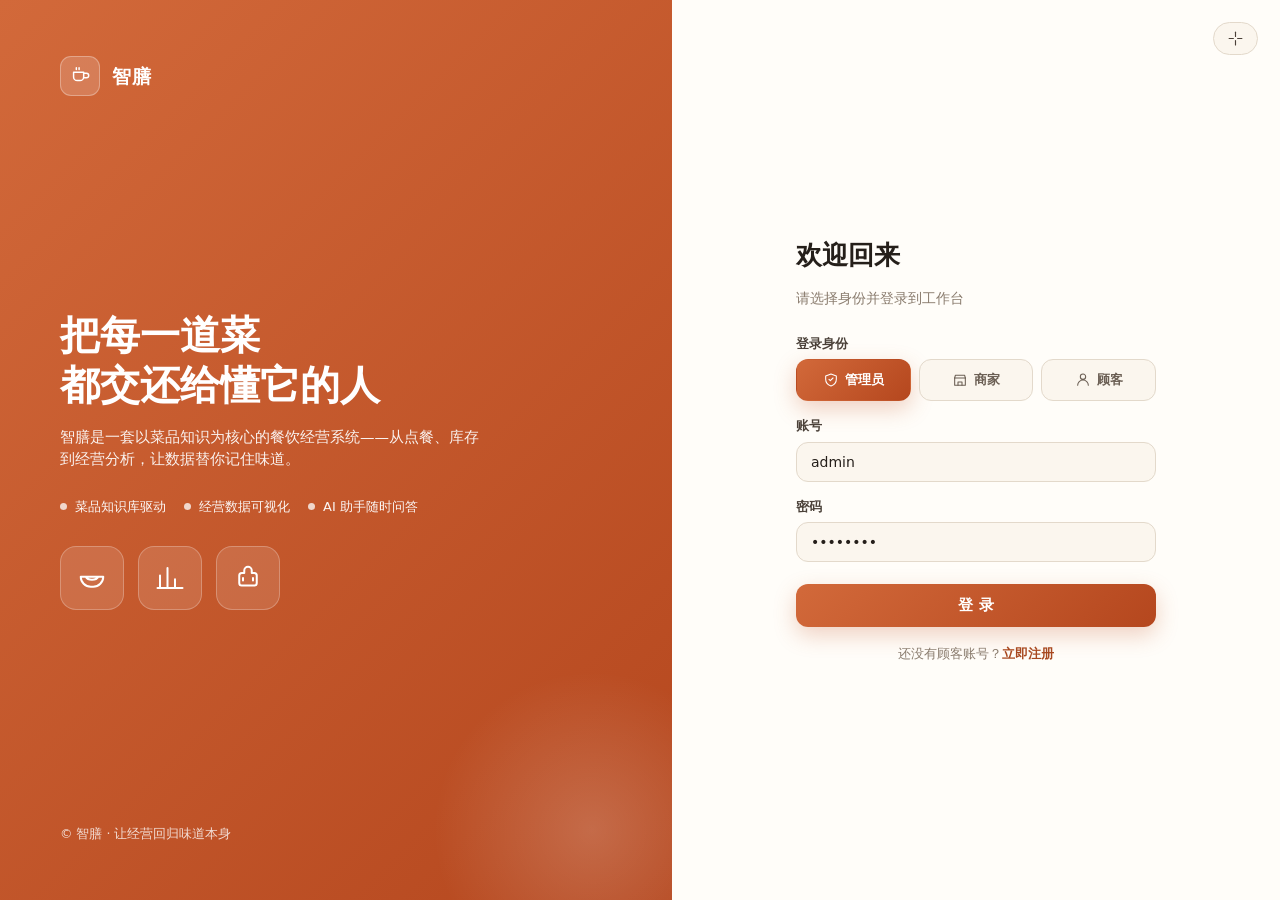
<file: frontend/index.html>
<!DOCTYPE html>
<html lang="zh-CN">
<head>
  <meta charset="UTF-8" />
  <meta name="viewport" content="width=device-width, initial-scale=1.0" />
  <title>智膳 · 餐饮管理后台</title>
  <!-- 防闪烁：在样式应用前就定好主题 -->
  <script>
    (function () {
      try {
        var m = localStorage.getItem('theme_mode') || 'auto';
        var dark = m === 'dark' || (m === 'auto' && window.matchMedia('(prefers-color-scheme: dark)').matches);
        document.documentElement.setAttribute('data-theme', dark ? 'dark' : 'light');
      } catch (e) {}
    })();
  </script>
  <link rel="stylesheet" href="css/app.css" />
  <script src="js/echarts.min.js"></script>
</head>
<body>
  <div class="auth-wrap">
    <aside class="auth-hero">
      <div class="brand">
        <span class="logo">
          <svg width="22" height="22" viewBox="0 0 24 24" fill="none" stroke="currentColor" stroke-width="1.6" stroke-linecap="round" stroke-linejoin="round"><path d="M5 8h11v5a4 4 0 0 1-4 4H9a4 4 0 0 1-4-4V8Zm11 1h3a2 2 0 0 1 0 5h-3M8 3v2M11 3v2"/></svg>
        </span>
        <span>智膳</span>
      </div>

      <div>
        <h1>把每一道菜<br/>都交还给懂它的人</h1>
        <p>智膳是一套以菜品知识为核心的餐饮经营系统——从点餐、库存到经营分析，让数据替你记住味道。</p>
        <div class="feat">
          <div class="f"><span class="dot"></span>菜品知识库驱动</div>
          <div class="f"><span class="dot"></span>经营数据可视化</div>
          <div class="f"><span class="dot"></span>AI 助手随时问答</div>
        </div>
        <div class="auth-deco">
          <div class="d"><svg width="30" height="30" viewBox="0 0 24 24" fill="none" stroke="currentColor" stroke-width="1.6" stroke-linecap="round" stroke-linejoin="round"><path d="M3 11h18a8 8 0 0 1-8 8h-2a8 8 0 0 1-8-8Zm4 0c.8 1.6 2 2.4 5 2.4S16.2 12.6 17 11"/></svg></div>
          <div class="d"><svg width="30" height="30" viewBox="0 0 24 24" fill="none" stroke="currentColor" stroke-width="1.6" stroke-linecap="round" stroke-linejoin="round"><path d="M4 20V10M10 20V4M16 20v-7M22 20H2"/></svg></div>
          <div class="d"><svg width="30" height="30" viewBox="0 0 24 24" fill="none" stroke="currentColor" stroke-width="1.6" stroke-linecap="round" stroke-linejoin="round"><path d="M12 3a3 3 0 0 1 3 3v2h2a2 2 0 0 1 2 2v6a2 2 0 0 1-2 2H7a2 2 0 0 1-2-2v-6a2 2 0 0 1 2-2h2V6a3 3 0 0 1 3-3Zm-4 9v2M16 12v2"/></svg></div>
        </div>
      </div>

      <div class="foot">© 智膳 · 让经营回归味道本身</div>
    </aside>

    <main class="auth-card">
      <button class="theme-toggle" data-theme-toggle aria-label="切换主题"></button>
      <div class="auth-box" id="authBox">
        <!-- 登录 / 注册由 app.js 渲染 -->
      </div>
    </main>
  </div>

  <script type="module" src="js/app.js"></script>
</body>
</html>
</file>
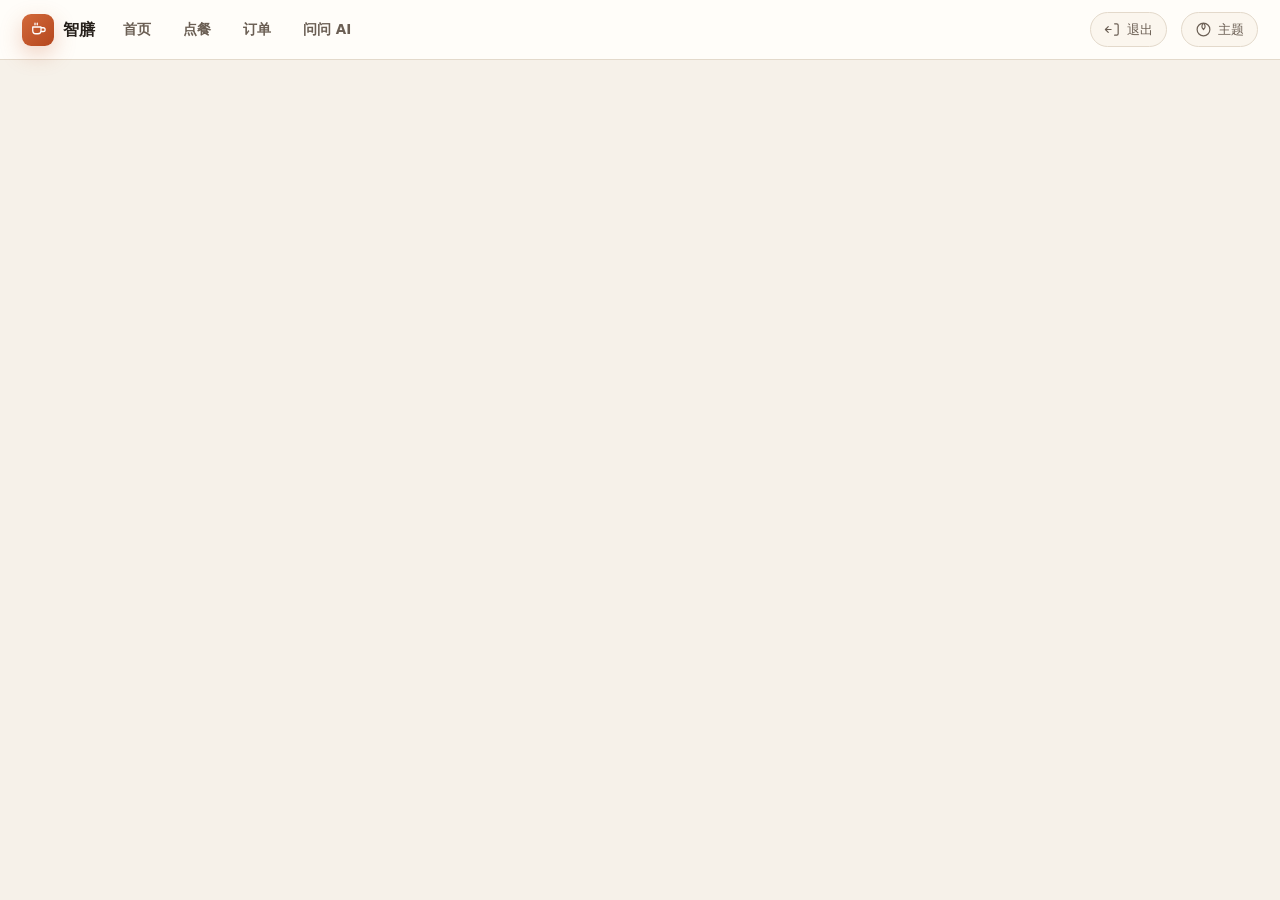
<file: frontend/user.html>
<!DOCTYPE html>
<html lang="zh-CN">
<head>
  <meta charset="UTF-8" />
  <meta name="viewport" content="width=device-width, initial-scale=1.0" />
  <title>智膳 · 在线点餐</title>
  <script>
    (function () {
      try {
        var m = localStorage.getItem('theme_mode') || 'auto';
        var dark = m === 'dark' || (m === 'auto' && window.matchMedia('(prefers-color-scheme: dark)').matches);
        document.documentElement.setAttribute('data-theme', dark ? 'dark' : 'light');
      } catch (e) {}
    })();
  </script>
  <link rel="stylesheet" href="css/app.css" />
</head>
<body>
  <div class="user-shell">
    <header class="user-top">
      <div class="u-brand">
        <span class="logo">
          <svg width="18" height="18" viewBox="0 0 24 24" fill="none" stroke="currentColor" stroke-width="1.7" stroke-linecap="round" stroke-linejoin="round"><path d="M5 8h11v5a4 4 0 0 1-4 4H9a4 4 0 0 1-4-4V8Zm11 1h3a2 2 0 0 1 0 5h-3M8 3v2M11 3v2"/></svg>
        </span>
        <span>智膳</span>
      </div>
      <nav class="u-nav">
        <a class="u-link" id="navDash" href="#/dashboard">首页</a>
        <a class="u-link" id="navMenu" href="#/menu">点餐</a>
        <a class="u-link" id="navOrders" href="#/orders">订单</a>
        <a class="u-link" id="navChat" href="#/chat">问问 AI</a>
      </nav>
      <div class="spacer"></div>
      <span class="u-pill" id="logout" title="退出登录" style="cursor:pointer">
        <svg class="ico" width="16" height="16" viewBox="0 0 24 24" fill="none" stroke="currentColor" stroke-width="1.7" stroke-linecap="round" stroke-linejoin="round"><path d="M15 4h3a2 2 0 0 1 2 2v12a2 2 0 0 1-2 2h-3M10 12H3M6 8l-4 4 4 4"/></svg>
        <span>退出</span>
      </span>
      <div class="u-pill" id="themeBtn" data-theme-toggle>
        <svg class="ico" viewBox="0 0 24 24" fill="none" stroke="currentColor" stroke-width="1.7" stroke-linecap="round" stroke-linejoin="round"><path d="M12 3a9 9 0 1 0 0 18 9 9 0 0 0 0-18Zm0 0c2.5 2.5 3.5 6 0 9-3.5-3-2.5-6.5 0-9Z"/></svg>
        <span class="theme-label">主题</span>
      </div>
    </header>

    <main class="page" id="view"></main>
  </div>

  <!-- 悬浮购物车 -->
  <div class="cart-fab" id="cartFab" style="display:none">
    <svg class="ico" width="18" height="18" viewBox="0 0 24 24" fill="none" stroke="currentColor" stroke-width="1.7" stroke-linecap="round" stroke-linejoin="round"><path d="M3 4h2l2.2 11.2a1.5 1.5 0 0 0 1.5 1.3h8.1a1.5 1.5 0 0 0 1.5-1.2L21 8H6M9 21a1 1 0 1 0 0-2 1 1 0 0 0 0 2Zm9 0a1 1 0 1 0 0-2 1 1 0 0 0 0 2Z"/></svg>
    <span class="badge-count" id="cartCount">0</span>
  </div>

  <script type="module" src="js/user-app.js"></script>
</body>
</html>
</file>
<file: frontend/css/app.css>
/* ============================================================
   智膳 · 设计系统（taste 重制版）
   理念：暖色编辑排版 / 器物感 / 细线分隔 / 单一赤陶品牌色
   去除玻璃拟态与 emoji 图标等 AI 模板痕迹
   ============================================================ */

:root {
  /* 暖色纸感底色 */
  --paper: #f6f1e9;
  --paper-2: #efe7da;
  --surface: #fffdf9;
  --surface-2: #fbf6ee;

  /* 墨色文字层次 */
  --ink-900: #251f1a;
  --ink-800: #332b24;
  --ink-700: #4a4038;
  --ink-600: #6b5f54;
  --ink-500: #8a7c6e;
  --ink-400: #ab9d8e;

  /* 单一赤陶品牌色（餐饮暖调） */
  --brand-300: #e08a5a;
  --brand-500: #c75d33;
  --brand-600: #a8481f;
  --brand-50: rgba(199, 93, 51, .10);
  --brand-grad: linear-gradient(135deg, #d2693a, #b5471e);

  /* 中性辅助 */
  --line: #e3d9cb;
  --line-soft: #ece3d6;
  --ok: #4a7c59;
  --ok-bg: #eaf2ec;
  --danger: #b24a3a;
  --danger-bg: #f7e9e6;
  --warn: #9a6a2f;
  --warn-bg: #f7efdf;
  --info: #3f6f8f;

  /* 形状与阴影（柔光，非玻璃） */
  --radius: 12px;
  --radius-lg: 18px;
  --radius-xl: 26px;
  --sh-1: 0 1px 2px rgba(40, 28, 18, .06);
  --sh-2: 0 4px 14px rgba(40, 28, 18, .07);
  --sh-3: 0 14px 40px rgba(40, 28, 18, .10);
  --sh-brand: 0 8px 22px rgba(199, 93, 51, .28);
  --ease: cubic-bezier(.2, .7, .3, 1);

  --font-sans: "Segoe UI", system-ui, -apple-system, "PingFang SC", "Microsoft YaHei", sans-serif;
  --font-serif: "Georgia", "Songti SC", "Noto Serif SC", "SimSun", serif;
}

[data-theme="dark"] {
  --paper: #1c1814;
  --paper-2: #221d18;
  --surface: #272019;
  --surface-2: #2f281f;
  --ink-900: #f4ece0;
  --ink-800: #e7ddd0;
  --ink-700: #cabdb0;
  --ink-600: #a99c8d;
  --ink-500: #8a7d6e;
  --ink-400: #6e6356;
  --brand-300: #e89b6f;
  --brand-500: #d2693a;
  --brand-600: #e8845a;
  --brand-grad: linear-gradient(135deg, #d2693a, #b5471e);
  --line: #3a322a;
  --line-soft: #322b24;
  --ok-bg: #1f2e23;
  --danger-bg: #321f1b;
  --warn-bg: #2e2618;
  --sh-1: 0 1px 2px rgba(0, 0, 0, .3);
  --sh-2: 0 4px 14px rgba(0, 0, 0, .35);
  --sh-3: 0 14px 40px rgba(0, 0, 0, .45);
}

* { box-sizing: border-box; }
html, body { margin: 0; height: 100%; }
body {
  background: var(--paper);
  color: var(--ink-800);
  font-family: var(--font-sans);
  font-size: 14px;
  line-height: 1.5;
  -webkit-font-smoothing: antialiased;
}
a { color: inherit; text-decoration: none; }
button { font-family: inherit; cursor: pointer; }
:focus-visible { outline: 2px solid var(--brand-500); outline-offset: 2px; }

/* 通用滚动条 */
::-webkit-scrollbar { width: 9px; height: 9px; }
::-webkit-scrollbar-thumb { background: var(--line); border-radius: 9px; }
::-webkit-scrollbar-thumb:hover { background: var(--ink-400); }

/* ===================== 登录页 ===================== */
.auth-wrap {
  min-height: 100vh; display: grid; grid-template-columns: 1.05fr .95fr;
  background: var(--paper);
}
.auth-hero {
  position: relative; padding: 56px 60px; color: #fff; overflow: hidden;
  background: var(--brand-grad);
  display: flex; flex-direction: column; justify-content: space-between;
}
.auth-hero::after {
  content: ""; position: absolute; right: -80px; bottom: -90px;
  width: 320px; height: 320px; border-radius: 50%;
  background: radial-gradient(circle, rgba(255,255,255,.18), transparent 70%);
}
.auth-hero .brand { display: flex; align-items: center; gap: 12px; font-size: 19px; font-weight: 700; letter-spacing: .5px; position: relative; }
.auth-hero .brand .logo {
  width: 40px; height: 40px; border-radius: 11px; background: rgba(255,255,255,.16);
  display: grid; place-items: center; border: 1px solid rgba(255,255,255,.3);
}
.auth-hero h1 {
  font-family: var(--font-serif); font-size: 40px; line-height: 1.25; font-weight: 600;
  margin: 0 0 16px; position: relative;
}
.auth-hero p { opacity: .92; font-size: 14.5px; max-width: 420px; position: relative; }
.auth-hero .feat { display: flex; gap: 18px; margin-top: 26px; position: relative; }
.auth-hero .feat .f { font-size: 13px; opacity: .95; display: flex; align-items: center; gap: 8px; }
.auth-hero .feat .f .dot { width: 7px; height: 7px; border-radius: 50%; background: #fff; opacity: .8; }
.auth-hero .foot { font-size: 12.5px; opacity: .8; position: relative; }

.auth-card {
  position: relative;
  display: flex; align-items: center; justify-content: center; padding: 40px;
  background: var(--surface);
}
.auth-card .theme-toggle {
  position: absolute; top: 22px; right: 22px;
}
.auth-box { width: 100%; max-width: 360px; }
.auth-box h2 { font-family: var(--font-serif); font-size: 26px; font-weight: 600; margin: 0 0 6px; color: var(--ink-900); }
.auth-box .sub { color: var(--ink-500); margin-bottom: 26px; font-size: 13.5px; }
.auth-box .field { margin-bottom: 16px; }
.auth-box label { display: block; font-size: 12.5px; font-weight: 600; color: var(--ink-700); margin-bottom: 7px; }
.auth-box .input, .auth-box input[type=text], .auth-box input[type=password] {
  width: 100%; padding: 11px 14px; border: 1px solid var(--line); border-radius: var(--radius);
  background: var(--surface-2); color: var(--ink-900); font-size: 14px; transition: border-color .15s, box-shadow .15s;
}
.auth-box .input:focus, .auth-box input:focus { border-color: var(--brand-500); box-shadow: 0 0 0 3px rgba(199,93,51,.12); outline: none; }
.auth-box .btn-primary { width: 100%; padding: 12px; border: none; border-radius: var(--radius); background: var(--brand-grad); color: #fff; font-size: 15px; font-weight: 700; margin-top: 6px; box-shadow: var(--sh-brand); transition: transform .12s; }
.auth-box .btn-primary:hover { transform: translateY(-1px); }
.auth-box .hint { text-align: center; color: var(--ink-500); font-size: 12.5px; margin-top: 18px; }
.auth-box .err { color: var(--danger); font-size: 12.5px; margin-top: 10px; text-align: center; }
.role-seg { display: flex; gap: 8px; }
.role-opt {
  flex: 1; display: inline-flex; align-items: center; justify-content: center; gap: 6px;
  padding: 10px 8px; border-radius: var(--radius); background: var(--surface-2);
  border: 1.5px solid var(--line); color: var(--ink-600); font-size: 13px; font-weight: 600; cursor: pointer; transition: .18s;
}
.role-opt .ico { width: 16px; height: 16px; }
.role-opt:hover { border-color: var(--brand-300); color: var(--ink-900); }
.role-opt.active { background: var(--brand-grad); border-color: transparent; color: #fff; box-shadow: var(--sh-brand); }
.auth-box .link { color: var(--brand-600); font-weight: 600; cursor: pointer; }
.auth-box .link:hover { text-decoration: underline; }

/* ===================== 后台布局 ===================== */
.admin { display: grid; grid-template-columns: 232px 1fr; min-height: 100vh; }

.sidebar {
  background: var(--surface); border-right: 1px solid var(--line);
  padding: 20px 14px; position: sticky; top: 0; height: 100vh; overflow-y: auto;
  display: flex; flex-direction: column;
}
.sidebar .brand { display: flex; align-items: center; gap: 10px; font-weight: 700; font-size: 16px; color: var(--ink-900); padding: 6px 10px 18px; }
.sidebar .brand .logo {
  width: 34px; height: 34px; border-radius: 9px; background: var(--brand-grad); color: #fff;
  display: grid; place-items: center; box-shadow: var(--sh-brand);
}
.sidebar .nav-group { font-size: 11px; letter-spacing: 1px; text-transform: uppercase; color: var(--ink-400); padding: 14px 12px 6px; font-weight: 700; }
.sidebar .nav-item {
  display: flex; align-items: center; gap: 11px; padding: 9px 12px; border-radius: 10px;
  color: var(--ink-600); font-size: 13.5px; font-weight: 500; margin-bottom: 2px; transition: background .15s, color .15s;
}
.sidebar .nav-item .ico { width: 19px; height: 19px; flex: none; color: var(--ink-400); }
.sidebar .nav-item:hover { background: var(--surface-2); color: var(--ink-900); }
.sidebar .nav-item.active { background: var(--brand-grad); color: #fff; box-shadow: var(--sh-brand); }
.sidebar .nav-item.active .ico { color: #fff; }
.sidebar .nav-foot { margin-top: auto; padding: 12px; border-top: 1px solid var(--line); }
.sidebar .nav-foot .usr { display: flex; align-items: center; gap: 10px; }
.sidebar .nav-foot .usr .av { width: 32px; height: 32px; border-radius: 50%; background: var(--surface-2); border: 1px solid var(--line); display: grid; place-items: center; color: var(--ink-500); }
.sidebar .nav-foot .usr .nm { font-size: 13px; font-weight: 600; color: var(--ink-800); }
.sidebar .nav-foot .usr .rl { font-size: 11.5px; color: var(--ink-500); }

.main { min-width: 0; background: var(--paper); }
.topbar {
  height: 60px; background: var(--surface); border-bottom: 1px solid var(--line);
  display: flex; align-items: center; gap: 16px; padding: 0 26px; position: sticky; top: 0; z-index: 30;
}
.topbar .ttl { font-family: var(--font-serif); font-size: 19px; font-weight: 600; color: var(--ink-900); }
.topbar .spacer { flex: 1; }
.topbar .pill { display: inline-flex; align-items: center; gap: 7px; padding: 7px 13px; border-radius: 99px; background: var(--surface-2); border: 1px solid var(--line); color: var(--ink-600); font-size: 13px; font-weight: 500; transition: .15s; }
.topbar .pill:hover { color: var(--ink-900); border-color: var(--ink-400); }
.topbar button.theme-toggle-pill { font-family: inherit; border: 1px solid var(--line); margin: 0; }

.page { padding: 26px; max-width: 1180px; }
.page-title { font-family: var(--font-serif); font-size: 24px; font-weight: 600; color: var(--ink-900); }
.page-desc { color: var(--ink-500); margin: 4px 0 22px; font-size: 13.5px; }

/* ===================== 卡片 ===================== */
.card {
  background: var(--surface); border: 1px solid var(--line); border-radius: var(--radius-lg);
  padding: 18px; box-shadow: var(--sh-1); transition: box-shadow .2s, transform .2s, border-color .2s;
}
.card.hover { cursor: pointer; }
.card.hover:hover { box-shadow: var(--sh-2); transform: translateY(-2px); border-color: var(--brand-300); }
.card-head { display: flex; align-items: center; justify-content: space-between; margin-bottom: 14px; }
.card-head .ttl { font-size: 15px; font-weight: 700; color: var(--ink-900); display: flex; align-items: center; gap: 9px; }
.card-head .ttl .ico { width: 18px; height: 18px; color: var(--brand-500); }
.card-head .more { font-size: 12.5px; color: var(--brand-600); cursor: pointer; font-weight: 600; }
.card-head .more:hover { text-decoration: underline; }

.grid { display: grid; gap: 16px; }
.grid.cols-2 { grid-template-columns: repeat(2, 1fr); }
.grid.cols-3 { grid-template-columns: repeat(3, 1fr); }
.grid.cols-4 { grid-template-columns: repeat(4, 1fr); }

/* 图标徽标（取代 emoji 方块） */
.ic-badge, .ico-badge {
  width: 42px; height: 42px; border-radius: 12px; display: grid; place-items: center; flex: none;
}
.ic-badge .ico, .ico-badge .ico { width: 20px; height: 20px; }

/* 统计卡 */
.stat .label { font-size: 13px; color: var(--ink-500); margin: 10px 0 4px; }
.stat .val { font-family: var(--font-serif); font-size: 28px; font-weight: 600; color: var(--ink-900); line-height: 1.1; }
.stat .val .unit { font-size: 14px; color: var(--ink-500); margin-left: 3px; font-family: var(--font-sans); }
.stat .delta { font-size: 12.5px; margin-top: 6px; display: inline-flex; align-items: center; gap: 5px; }
.stat .delta.up { color: var(--ok); }
.stat .delta.down { color: var(--danger); }
.stat .ico-badge { position: absolute; top: 16px; right: 16px; }
.stat { position: relative; }

/* ===================== 表单控件 ===================== */
.field { margin-bottom: 14px; }
.field label { display: block; font-size: 12.5px; font-weight: 600; color: var(--ink-700); margin-bottom: 6px; }
.input, input[type=text], input[type=password], input[type=number], input[type=date], input[type=datetime-local], textarea, select {
  width: 100%; padding: 10px 13px; border: 1px solid var(--line); border-radius: var(--radius);
  background: var(--surface-2); color: var(--ink-900); font-size: 14px; font-family: inherit; transition: border-color .15s, box-shadow .15s;
}
.input:focus, input:focus, textarea:focus, select:focus { border-color: var(--brand-500); box-shadow: 0 0 0 3px rgba(199,93,51,.12); outline: none; }
textarea { resize: vertical; min-height: 78px; }
.inline { display: flex; gap: 10px; align-items: center; }
.inline > * { flex: none; }
.inline .input, .inline input { flex: 1; }
.hint { font-size: 12px; color: var(--ink-500); margin-top: 5px; }
.row { display: flex; gap: 16px; flex-wrap: wrap; }
.row > * { flex: 1; min-width: 0; }

/* ===================== 按钮 ===================== */
.btn {
  display: inline-flex; align-items: center; justify-content: center; gap: 7px;
  padding: 9px 16px; border-radius: var(--radius); font-size: 13.5px; font-weight: 600;
  border: 1px solid var(--line); background: var(--surface); color: var(--ink-800); transition: .15s;
}
.btn:hover { border-color: var(--ink-400); background: var(--surface-2); }
.btn .ico { width: 17px; height: 17px; }
.btn-primary { background: var(--brand-grad); color: #fff; border-color: transparent; box-shadow: var(--sh-brand); }
.btn-primary:hover { color: #fff; transform: translateY(-1px); }
.btn-danger { background: var(--danger-bg); color: var(--danger); border-color: transparent; }
.btn-danger:hover { background: #f1ddd8; }
.btn-ghost { background: transparent; border-color: transparent; color: var(--ink-600); }
.btn-ghost:hover { background: var(--surface-2); color: var(--ink-900); }
.btn-block { width: 100%; }
.btn-sm { padding: 6px 11px; font-size: 12.5px; }
.btn:disabled { opacity: .5; cursor: not-allowed; transform: none; }

/* ===================== 表格 ===================== */
.table-wrap { width: 100%; overflow-x: auto; }
.table { width: 100%; border-collapse: collapse; font-size: 14px; color: var(--ink-800); }
.table thead th {
  text-align: left; font-weight: 600; font-size: 12.5px; color: var(--ink-500);
  padding: 11px 16px; background: var(--surface-2); border-bottom: 1px solid var(--line);
  white-space: nowrap; letter-spacing: .3px;
}
.table tbody td { padding: 12px 16px; border-bottom: 1px solid var(--line-soft); color: var(--ink-700); }
.table tbody tr:last-child td { border-bottom: none; }
.table tbody tr:hover { background: var(--surface-2); }
.table .num { text-align: right; font-variant-numeric: tabular-nums; }
.table-actions { display: inline-flex; gap: 6px; }
.link-danger { color: var(--danger); cursor: pointer; font-size: 13px; font-weight: 600; }
.link-danger:hover { text-decoration: underline; }
.link-edit { color: var(--brand-600); cursor: pointer; font-size: 13px; font-weight: 600; }
.link-edit:hover { text-decoration: underline; }

/* 标签 / 状态点 */
.tag { display: inline-flex; align-items: center; gap: 5px; padding: 2px 10px; border-radius: 99px; font-size: 12px; font-weight: 600; background: var(--surface-2); color: var(--ink-600); border: 1px solid var(--line); }
.tag.ok { background: var(--ok-bg); color: var(--ok); border-color: transparent; }
.tag.warn { background: var(--warn-bg); color: var(--warn); border-color: transparent; }
.tag.danger { background: var(--danger-bg); color: var(--danger); border-color: transparent; }
.tag.brand { background: rgba(199,93,51,.12); color: var(--brand-600); border-color: transparent; }
.dot { width: 7px; height: 7px; border-radius: 50%; background: var(--ink-400); display: inline-block; }
.dot.ok { background: var(--ok); }
.dot.warn { background: var(--warn); }
.dot.danger { background: var(--danger); }

/* ===================== 弹窗 / 抽屉 ===================== */
.modal-mask {
  position: fixed; inset: 0; background: rgba(40, 28, 18, .42); backdrop-filter: blur(2px);
  display: flex; align-items: center; justify-content: center; z-index: 100; animation: fade .2s ease both;
}
.modal {
  background: var(--surface); border: 1px solid var(--line); border-radius: var(--radius-lg);
  width: 560px; max-width: 94vw; max-height: 88vh; overflow: auto; box-shadow: var(--sh-3);
  animation: pop .22s var(--ease) both;
}
.modal-head { padding: 18px 22px; border-bottom: 1px solid var(--line); display: flex; align-items: center; justify-content: space-between; }
.modal-head .ttl { font-family: var(--font-serif); font-size: 18px; font-weight: 600; color: var(--ink-900); }
.modal-body { padding: 22px; }
.modal-foot { padding: 16px 22px; border-top: 1px solid var(--line); display: flex; justify-content: flex-end; gap: 10px; }
.modal .x { cursor: pointer; color: var(--ink-400); width: 22px; height: 22px; display: grid; place-items: center; border-radius: 6px; }
.modal .x:hover { background: var(--surface-2); color: var(--ink-800); }

.drawer-mask { position: fixed; inset: 0; background: rgba(40,28,18,.42); z-index: 100; animation: fade .2s ease both; }
.drawer {
  position: fixed; top: 0; right: 0; bottom: 0; width: 460px; max-width: 94vw;
  background: var(--surface); border-left: 1px solid var(--line); box-shadow: var(--sh-3);
  z-index: 110; display: flex; flex-direction: column; animation: pop .24s var(--ease) both;
}
.drawer-head { padding: 18px 22px; border-bottom: 1px solid var(--line); display: flex; align-items: center; justify-content: space-between; }
.drawer-body { flex: 1; overflow-y: auto; padding: 18px 22px; }
.drawer-foot { padding: 16px 22px; border-top: 1px solid var(--line); }

/* ===================== 开关 ===================== */
.switch { position: relative; width: 44px; height: 24px; flex: none; }
.switch input { display: none; }
.switch .track { position: absolute; inset: 0; background: var(--line); border-radius: 99px; transition: .2s; }
.switch .track::after { content: ""; position: absolute; top: 3px; left: 3px; width: 18px; height: 18px; background: #fff; border-radius: 50%; box-shadow: var(--sh-1); transition: .2s; }
.switch input:checked + .track { background: var(--brand-500); }
.switch input:checked + .track::after { transform: translateX(20px); }
.switch-row { display: flex; align-items: center; justify-content: space-between; padding: 12px 0; border-bottom: 1px solid var(--line-soft); }
.switch-row:last-child { border-bottom: none; }
.switch-row .label-txt { font-size: 13.5px; font-weight: 500; color: var(--ink-800); }
.switch-row .label-sub { font-size: 12px; color: var(--ink-500); }

/* ===================== 提示 / 加载 ===================== */
.save-tip { display: flex; align-items: center; gap: 8px; padding: 11px 14px; border-radius: 10px; font-size: 13px; margin-bottom: 14px; animation: fadeUp .25s ease both; }
.save-tip.ok { background: var(--ok-bg); color: var(--ok); }
.save-tip.err { background: var(--danger-bg); color: var(--danger); }
.save-tip .x { margin-left: auto; cursor: pointer; opacity: .7; }
.loading { padding: 50px; text-align: center; color: var(--ink-500); }
.spinner { width: 16px; height: 16px; border: 2px solid var(--line); border-top-color: var(--brand-500); border-radius: 50%; display: inline-block; animation: spin .7s linear infinite; }
.empty { text-align: center; padding: 46px 20px; color: var(--ink-500); }
.empty .em-ic { color: var(--ink-400); margin-bottom: 10px; }
.empty .em-ic .ico { width: 40px; height: 40px; }
.empty .em-txt { font-size: 13.5px; }
.skeleton { background: linear-gradient(90deg, var(--surface-2) 25%, var(--paper-2) 50%, var(--surface-2) 75%); background-size: 800px 100%; animation: shimmer 1.3s infinite; border-radius: 8px; }

.ellipsis { overflow: hidden; text-overflow: ellipsis; white-space: nowrap; }
.muted { color: var(--ink-500); }
.mono { font-variant-numeric: tabular-nums; }

/* ===================== 主题切换按钮 ===================== */
.theme-toggle, .theme-toggle-pill {
  display: inline-flex; align-items: center; justify-content: center; gap: 7px;
  padding: 7px 13px; border-radius: 99px; background: var(--surface-2);
  border: 1px solid var(--line); color: var(--ink-700); font-size: 13px; font-weight: 500; transition: .15s;
}
.theme-toggle:hover, .theme-toggle-pill:hover { color: var(--ink-900); border-color: var(--ink-400); background: var(--surface); }
.theme-toggle .ico, .theme-toggle-pill .ico { width: 17px; height: 17px; }

/* ===================== 顾客端 ===================== */
.user-shell { min-height: 100vh; background: var(--paper); }
.user-top {
  position: sticky; top: 0; z-index: 20; height: 60px; background: var(--surface);
  border-bottom: 1px solid var(--line); display: flex; align-items: center; gap: 14px; padding: 0 22px;
}
.user-top .u-brand { display: flex; align-items: center; gap: 9px; font-weight: 700; font-size: 16px; color: var(--ink-900); }
.user-top .u-brand .logo { width: 32px; height: 32px; border-radius: 9px; background: var(--brand-grad); color: #fff; display: grid; place-items: center; box-shadow: var(--sh-brand); }
.user-top .u-brand .logo .ico { width: 18px; height: 18px; }
.user-top .spacer { flex: 1; }
.user-top .u-nav { display: flex; gap: 4px; align-items: center; }
.user-top .u-link { padding: 8px 14px; border-radius: 99px; font-size: 13.5px; font-weight: 600; color: var(--ink-600); cursor: pointer; transition: .15s; }
.user-top .u-link:hover { color: var(--ink-900); background: var(--surface-2); }
.user-top .u-link.active { color: var(--brand-600); background: var(--brand-50); }
.user-top .u-pill { display: inline-flex; align-items: center; gap: 6px; padding: 7px 13px; border-radius: 99px; background: var(--surface-2); border: 1px solid var(--line); color: var(--ink-600); font-size: 13px; font-weight: 500; cursor: pointer; transition: .15s; }
.user-top .u-pill:hover { background: var(--surface); color: var(--ink-900); border-color: var(--ink-400); }
.user-top .u-pill .ico { width: 17px; height: 17px; }

.user-hero {
  background: var(--brand-grad); color: #fff; border-radius: var(--radius-xl); padding: 30px 32px;
  margin-bottom: 22px; display: flex; align-items: center; justify-content: space-between; gap: 20px;
  position: relative; overflow: hidden; box-shadow: var(--sh-brand);
}
.user-hero::after { content: ""; position: absolute; right: -40px; top: -40px; width: 180px; height: 180px; border-radius: 50%; background: rgba(255,255,255,.14); }
.user-hero h2 { font-family: var(--font-serif); font-size: 26px; font-weight: 600; }
.user-hero p { opacity: .94; margin-top: 6px; font-size: 13.5px; position: relative; }
.user-hero .hero-ic { position: relative; color: rgba(255,255,255,.9); }
.user-hero .hero-ic .ico { width: 54px; height: 54px; }

.cat-bar { display: flex; gap: 10px; flex-wrap: wrap; margin-bottom: 20px; }
.cat-chip { padding: 8px 16px; border-radius: 99px; background: var(--surface); border: 1.5px solid var(--line); color: var(--ink-600); font-size: 13px; font-weight: 600; cursor: pointer; transition: .18s; }
.cat-chip:hover { border-color: var(--brand-300); color: var(--ink-900); }
.cat-chip.active { background: var(--brand-grad); border-color: transparent; color: #fff; box-shadow: var(--sh-brand); }

.dish-grid { display: grid; grid-template-columns: repeat(auto-fill, minmax(230px, 1fr)); gap: 18px; }
.dish-card { background: var(--surface); border-radius: var(--radius-lg); border: 1px solid var(--line); box-shadow: var(--sh-1); overflow: hidden; transition: transform .2s var(--ease), box-shadow .2s, border-color .2s; display: flex; flex-direction: column; }
.dish-card:hover { transform: translateY(-4px); box-shadow: var(--sh-3); border-color: var(--brand-300); }
.dish-thumb { height: 132px; background: linear-gradient(135deg, rgba(199,93,51,.12), rgba(199,93,51,.03)); display: grid; place-items: center; color: var(--brand-500); }
.dish-thumb .ico { width: 46px; height: 46px; }
.dish-body { padding: 14px 16px 16px; display: flex; flex-direction: column; flex: 1; }
.dish-name { font-family: var(--font-serif); font-size: 16px; font-weight: 600; color: var(--ink-900); }
.dish-desc { font-size: 12.5px; color: var(--ink-500); margin-top: 4px; min-height: 18px; }
.dish-foot { display: flex; align-items: center; justify-content: space-between; margin-top: 12px; }
.dish-price { font-family: var(--font-serif); font-size: 19px; font-weight: 600; color: var(--brand-500); }
.dish-price .unit { font-size: 12px; font-weight: 600; color: var(--ink-500); font-family: var(--font-sans); }
.dish-add { width: 34px; height: 34px; border-radius: 10px; background: var(--brand-grad); color: #fff; display: grid; place-items: center; box-shadow: var(--sh-brand); transition: .15s; }
.dish-add:hover { transform: scale(1.08); }
.dish-add:active { transform: scale(.94); }
.dish-add .ico { width: 18px; height: 18px; }

.cart-drawer { position: fixed; top: 0; right: 0; bottom: 0; width: 380px; max-width: 92vw; background: var(--surface); border-left: 1px solid var(--line); box-shadow: var(--sh-3); z-index: 110; display: flex; flex-direction: column; animation: pop .25s var(--ease) both; }
.cart-head { padding: 18px 22px; border-bottom: 1px solid var(--line); display: flex; align-items: center; justify-content: space-between; }
.cart-head .ttl { font-size: 16px; font-weight: 700; color: var(--ink-900); display: flex; align-items: center; gap: 8px; }
.cart-head .ttl .ico { width: 19px; height: 19px; color: var(--brand-500); }
.cart-list { flex: 1; overflow-y: auto; padding: 8px 22px; }
.cart-item { display: flex; align-items: center; gap: 12px; padding: 12px 0; border-bottom: 1px solid var(--line-soft); }
.cart-item .ci-name { font-weight: 600; color: var(--ink-800); font-size: 13.5px; }
.cart-item .ci-price { color: var(--ink-500); font-size: 12px; }
.cart-item .ci-right { margin-left: auto; display: flex; align-items: center; gap: 10px; }
.qty { display: inline-flex; align-items: center; gap: 10px; }
.qty button { width: 26px; height: 26px; border-radius: 8px; background: var(--surface-2); border: 1px solid var(--line); color: var(--ink-800); font-size: 16px; font-weight: 700; display: grid; place-items: center; transition: .15s; }
.qty button:hover { background: var(--surface); border-color: var(--brand-300); color: var(--brand-600); }
.qty span { min-width: 18px; text-align: center; font-weight: 600; color: var(--ink-900); }
.cart-foot { padding: 18px 22px; border-top: 1px solid var(--line); }
.cart-total { display: flex; align-items: baseline; justify-content: space-between; margin-bottom: 14px; }
.cart-total .t { font-size: 13px; color: var(--ink-500); }
.cart-total .v { font-family: var(--font-serif); font-size: 23px; font-weight: 600; color: var(--brand-500); }
.cart-total .v .unit { font-size: 13px; color: var(--ink-500); font-family: var(--font-sans); }
.cart-fab { position: fixed; right: 28px; bottom: 28px; z-index: 90; display: inline-flex; align-items: center; gap: 10px; padding: 14px 22px; border-radius: 99px; background: var(--brand-grad); color: #fff; font-weight: 700; box-shadow: var(--sh-brand); transition: .15s; }
.cart-fab:hover { transform: translateY(-2px); box-shadow: 0 12px 30px rgba(199,93,51,.4); }
.cart-fab .badge-count { background: #fff; color: var(--brand-600); border-radius: 99px; padding: 1px 8px; font-size: 12px; font-weight: 800; }

.chat-shell { display: flex; flex-direction: column; height: calc(100vh - 60px); }
.chat-msgs { flex: 1; overflow-y: auto; padding: 24px; display: flex; flex-direction: column; gap: 16px; }
.chat-msg { display: flex; gap: 12px; max-width: 78%; animation: fadeUp .3s var(--ease) both; }
.chat-msg .ava { width: 36px; height: 36px; border-radius: 10px; flex: none; display: grid; place-items: center; color: #fff; }
.chat-msg.bot .ava { background: var(--brand-grad); }
.chat-msg.bot .ava .ico { width: 19px; height: 19px; }
.chat-msg.user { align-self: flex-end; flex-direction: row-reverse; }
.chat-msg.user .ava { background: var(--surface-2); border: 1px solid var(--line); color: var(--ink-700); }
.chat-msg.user .ava .ico { width: 19px; height: 19px; }
.bubble { padding: 12px 15px; border-radius: 14px; font-size: 14px; line-height: 1.65; }
.chat-msg.bot .bubble { background: var(--surface); border: 1px solid var(--line); border-top-left-radius: 4px; color: var(--ink-800); }
.chat-msg.user .bubble { background: var(--brand-grad); color: #fff; border-top-right-radius: 4px; }
.chat-input-bar { padding: 16px 24px; border-top: 1px solid var(--line); background: var(--surface); display: flex; gap: 12px; align-items: flex-end; }
.chat-input-bar .ta { flex: 1; }
.chat-typing { display: inline-flex; gap: 4px; padding: 4px 2px; }
.chat-typing i { width: 7px; height: 7px; border-radius: 50%; background: var(--ink-400); animation: spin 1s linear infinite; }

/* ===================== 登录页欢迎装饰 ===================== */
.auth-deco { display: flex; gap: 14px; margin-top: 30px; position: relative; }
.auth-deco .d { width: 64px; height: 64px; border-radius: 16px; background: rgba(255,255,255,.12); border: 1px solid rgba(255,255,255,.25); display: grid; place-items: center; color: #fff; }
.auth-deco .d .ico { width: 30px; height: 30px; }

/* ===================== 动画 ===================== */
@keyframes fade { from { opacity: 0; } to { opacity: 1; } }
@keyframes pop { from { opacity: 0; transform: translateY(12px) scale(.98); } to { opacity: 1; transform: none; } }
@keyframes fadeUp { from { opacity: 0; transform: translateY(10px); } to { opacity: 1; transform: none; } }
@keyframes spin { to { transform: rotate(360deg); } }
@keyframes shimmer { from { background-position: -400px 0; } to { background-position: 400px 0; } }
@keyframes blink { 0%, 100% { opacity: 1; } 50% { opacity: 0; } }

/* ===================== 响应式 ===================== */
@media (max-width: 920px) {
  .grid.cols-3, .grid.cols-4 { grid-template-columns: repeat(2, 1fr); }
  .admin { grid-template-columns: 1fr; }
  .sidebar { display: none; }
}
@media (max-width: 820px) {
  .auth-wrap { grid-template-columns: 1fr; }
  .auth-hero { display: none; }
  .grid.cols-2, .grid.cols-3, .grid.cols-4 { grid-template-columns: 1fr; }
}
</file>
